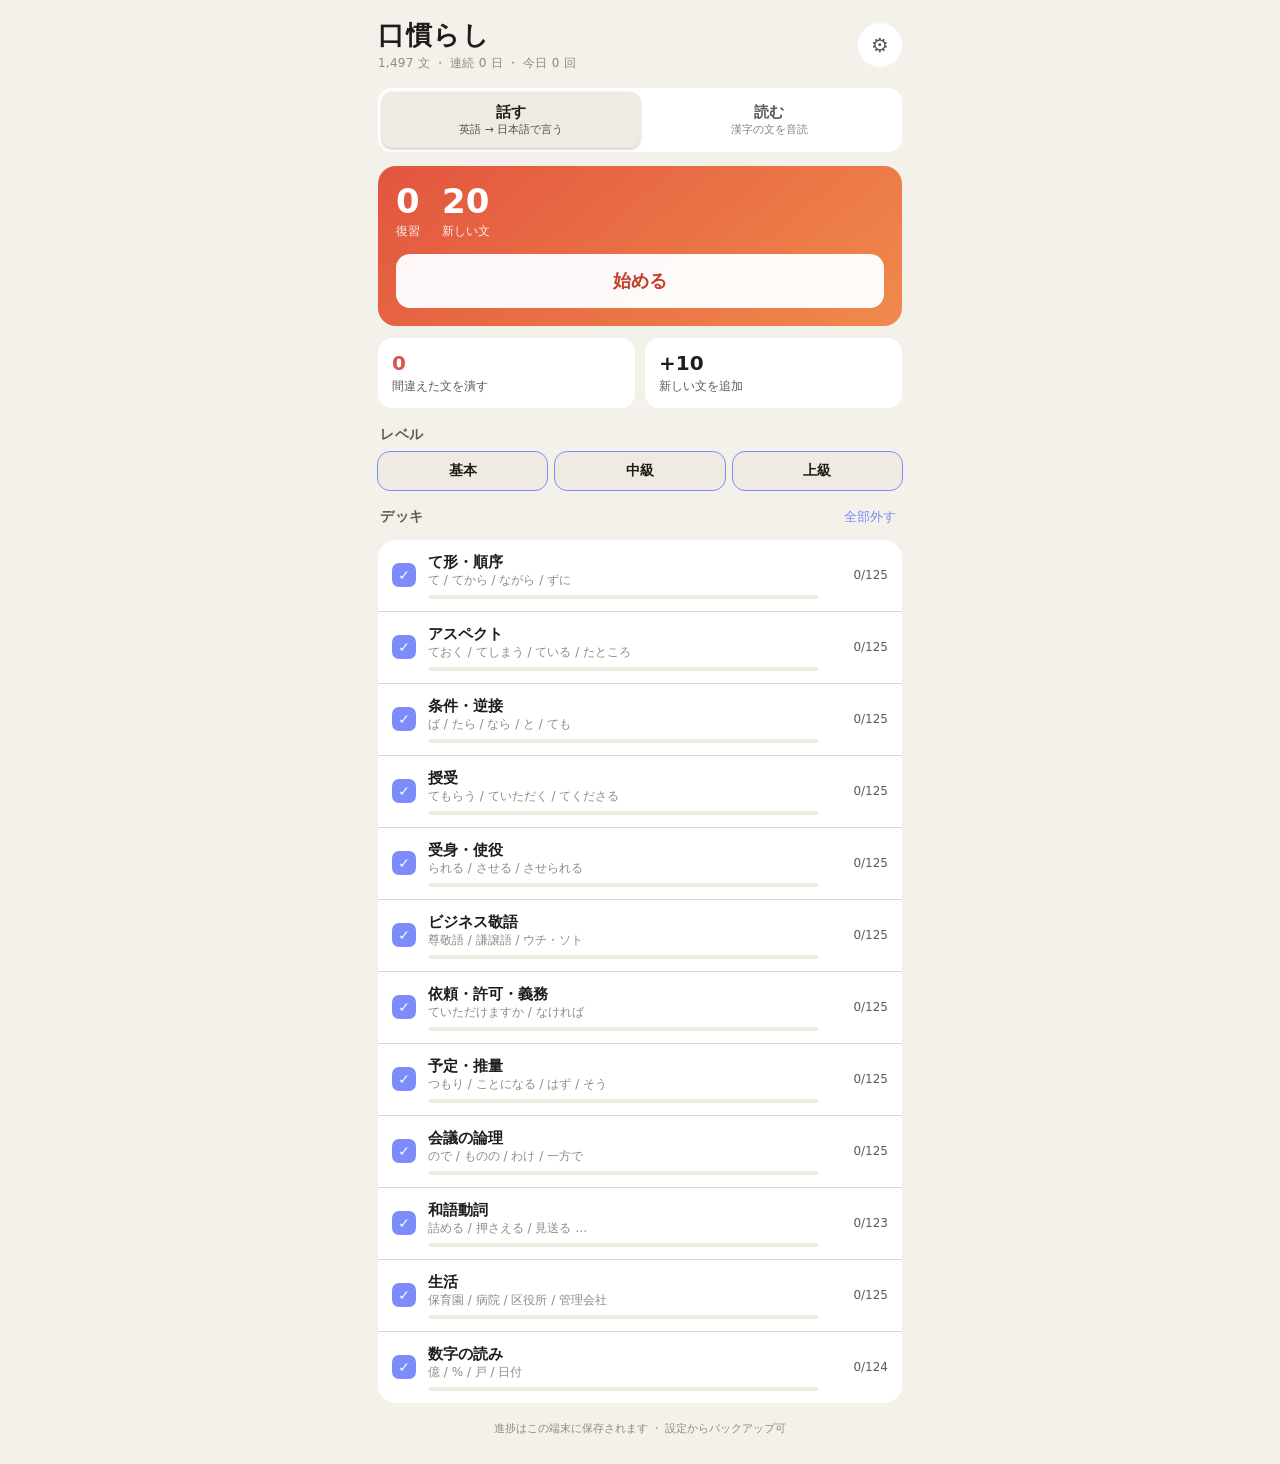
<file: kuchinarashi/index.html>
<!doctype html>
<html lang="ja">
<head>
<meta charset="utf-8">
<meta name="viewport" content="width=device-width, initial-scale=1, viewport-fit=cover, user-scalable=no">
<meta name="apple-mobile-web-app-capable" content="yes">
<meta name="mobile-web-app-capable" content="yes">
<meta name="apple-mobile-web-app-status-bar-style" content="black-translucent">
<meta name="apple-mobile-web-app-title" content="口慣らし">
<meta name="theme-color" content="#15171d">
<link rel="manifest" href="manifest.webmanifest">
<link rel="apple-touch-icon" href="icons/icon-180.png">
<link rel="icon" href="icons/icon-192.png">
<link rel="stylesheet" href="style.css?v=3">
<title>口慣らし</title>
</head>
<body>
<div id="app"><div class="boot">口慣らし</div></div>
<div id="toast" hidden></div>
<script src="app.js?v=3"></script>
</body>
</html>
</file>
<file: kuchinarashi/style.css>
:root{
  --bg:#15171d; --card:#1f222b; --card2:#272b36; --line:#323746;
  --tx:#ece8df; --tx2:#a9a69f; --tx3:#73716c;
  --accent:#e2553f; --accent2:#f08a4b; --indigo:#7c8cf8;
  --again:#d9534f; --hard:#d99a3a; --good:#3fa36b; --easy:#4a8fd9;
  --r:18px;
  --safe-t:env(safe-area-inset-top,0px); --safe-b:env(safe-area-inset-bottom,0px);
  color-scheme:dark;
}
@media (prefers-color-scheme:light){
  :root{ --bg:#f4f1ea; --card:#ffffff; --card2:#efebe2; --line:#ddd7ca;
    --tx:#1e1d1b; --tx2:#5d5a54; --tx3:#8f8b83; color-scheme:light; }
}
*{box-sizing:border-box;-webkit-tap-highlight-color:transparent}
html,body{margin:0;height:100%;background:var(--bg);color:var(--tx)}
body{font-family:-apple-system,"Hiragino Sans","Hiragino Kaku Gothic ProN","Noto Sans JP",system-ui,sans-serif;
  -webkit-text-size-adjust:100%;touch-action:manipulation;overscroll-behavior:none;-webkit-user-select:none;user-select:none}
button{font:inherit;color:inherit;border:0;background:none;cursor:pointer}
.boot{display:grid;place-items:center;height:100vh;font-size:28px;color:var(--tx3);letter-spacing:.1em}

/* ---------- home ---------- */
.home{padding:calc(var(--safe-t) + 18px) 18px calc(var(--safe-b) + 28px);max-width:560px;margin:0 auto}
.top{display:flex;align-items:center;justify-content:space-between;margin-bottom:16px}
.brand{font-size:26px;font-weight:700;letter-spacing:.06em}
.brand small{display:block;font-size:12px;font-weight:500;color:var(--tx3);letter-spacing:.02em;margin-top:2px}
.iconbtn{width:44px;height:44px;border-radius:50%;background:var(--card);display:grid;place-items:center;font-size:20px;color:var(--tx2)}
.seg{display:grid;grid-template-columns:1fr 1fr;background:var(--card);border-radius:14px;padding:4px;margin-bottom:14px}
.seg button{padding:11px 8px;border-radius:10px;font-weight:600;color:var(--tx2);font-size:15px}
.seg button small{display:block;font-size:11px;font-weight:500;opacity:.75}
.seg button.on{background:var(--card2);color:var(--tx);box-shadow:0 1px 3px rgba(0,0,0,.25)}
.hero{background:linear-gradient(140deg,var(--accent),var(--accent2));color:#fff;border-radius:var(--r);padding:18px;margin-bottom:12px}
.hero .nums{display:flex;gap:22px;margin-bottom:14px}
.hero .num b{display:block;font-size:34px;line-height:1.05;font-weight:700}
.hero .num span{font-size:12px;opacity:.9}
.hero .go{width:100%;background:rgba(255,255,255,.96);color:#c2402c;border-radius:14px;padding:15px;font-size:18px;font-weight:700}
.hero .go:disabled{opacity:.55}
.row2{display:grid;grid-template-columns:1fr 1fr;gap:10px;margin-bottom:18px}
.tile{background:var(--card);border-radius:14px;padding:13px 14px;text-align:left}
.tile b{font-size:20px;display:block}
.tile span{font-size:12px;color:var(--tx2)}
.tile.fix b{color:var(--again)}
.sec{display:flex;justify-content:space-between;align-items:baseline;margin:6px 2px 8px}
.sec h3{margin:0;font-size:14px;color:var(--tx2);font-weight:600;letter-spacing:.04em}
.sec button{font-size:13px;color:var(--indigo);padding:6px 4px}
.levels{display:flex;gap:8px;margin-bottom:12px}
.chip{flex:1;padding:10px 0;border-radius:12px;background:var(--card);color:var(--tx3);font-weight:600;font-size:14px}
.chip.on{background:var(--card2);color:var(--tx);outline:1.5px solid var(--indigo)}
.decks{background:var(--card);border-radius:var(--r);overflow:hidden}
.deck{display:flex;align-items:center;gap:12px;width:100%;padding:12px 14px;border-top:1px solid var(--line);text-align:left}
.deck:first-child{border-top:0}
.deck .chk{width:24px;height:24px;border-radius:7px;border:2px solid var(--tx3);flex:none;display:grid;place-items:center;font-size:14px;color:#fff}
.deck.on .chk{background:var(--indigo);border-color:var(--indigo)}
.deck .nm{flex:1;min-width:0}
.deck .nm b{font-size:15px;font-weight:600}
.deck .nm small{display:block;font-size:12px;color:var(--tx3);white-space:nowrap;overflow:hidden;text-overflow:ellipsis}
.deck .bar{height:4px;background:var(--card2);border-radius:2px;margin-top:6px;overflow:hidden}
.deck .bar i{display:block;height:100%;background:var(--good)}
.deck .ct{font-size:12px;color:var(--tx2);text-align:right;flex:none;min-width:58px}
.deck:not(.on) .nm,.deck:not(.on) .ct{opacity:.45}
.install{background:var(--card);border:1px dashed var(--accent);border-radius:14px;padding:12px 14px;margin-bottom:14px;font-size:13px;line-height:1.55;color:var(--tx2)}
.install b{color:var(--tx)}
.foot{font-size:11px;color:var(--tx3);text-align:center;margin-top:18px}

/* ---------- session ---------- */
.ses{display:flex;flex-direction:column;height:100vh;height:100dvh;max-width:560px;margin:0 auto}
.sbar{display:flex;align-items:center;gap:12px;padding:calc(var(--safe-t) + 8px) 14px 8px}
.sbar .x{width:40px;height:40px;border-radius:50%;background:var(--card);font-size:18px;color:var(--tx2)}
.prog{flex:1;height:6px;background:var(--card);border-radius:3px;overflow:hidden}
.prog i{display:block;height:100%;background:var(--accent);transition:width .25s}
.sbar .cnt{font-size:13px;color:var(--tx2);min-width:52px;text-align:right;font-variant-numeric:tabular-nums}
.stage{flex:1;overflow-y:auto;padding:10px 18px 18px;display:flex;flex-direction:column;-webkit-user-select:text;user-select:text}
.meta{font-size:12px;color:var(--tx3);margin:6px 0 14px;display:flex;gap:6px;flex-wrap:wrap}
.meta span{background:var(--card);padding:3px 8px;border-radius:8px}
.meta .fixtag{color:var(--again)}
.en{font-size:21px;line-height:1.45;font-weight:500}
.hint{margin-top:14px;font-size:16px;color:var(--indigo);line-height:1.5}
.hintbtn{margin-top:14px;align-self:flex-start;font-size:14px;color:var(--indigo);padding:6px 0}
.jabig{font-size:26px;line-height:2.05;font-weight:500;letter-spacing:.01em}
.ans{margin-top:20px;padding-top:16px;border-top:1px solid var(--line);animation:fade .18s ease}
.ans .ja{font-size:25px;line-height:2.1;font-weight:500}
ruby rt{font-size:.5em;color:var(--accent2);font-weight:500;letter-spacing:0}
.ans .en2{font-size:16px;color:var(--tx2);line-height:1.5;margin-top:6px}
.ans .note{margin-top:12px;font-size:14px;color:var(--tx2);line-height:1.55;background:var(--card);border-radius:12px;padding:10px 12px}
.ans .note b{color:var(--tx);font-weight:600}
.tapzone{flex:1;min-height:40px}
.dock{padding:10px 12px calc(var(--safe-b) + 12px);background:linear-gradient(to top,var(--bg) 70%,transparent)}
.audio{display:flex;gap:8px;margin-bottom:10px}
.audio button{flex:1;background:var(--card);border-radius:12px;padding:11px;font-size:14px;color:var(--tx2);font-weight:600}
.reveal{width:100%;background:var(--card2);border-radius:16px;padding:18px;font-size:18px;font-weight:700}
.grades{display:grid;grid-template-columns:repeat(4,1fr);gap:8px}
.grades.two{grid-template-columns:1fr 1fr}
.grades button{border-radius:14px;padding:12px 4px 10px;color:#fff;font-weight:700;font-size:15px;line-height:1.2}
.grades button small{display:block;font-size:11px;font-weight:500;opacity:.9;margin-top:3px}
.g1{background:var(--again)}.g2{background:var(--hard)}.g3{background:var(--good)}.g4{background:var(--easy)}
@keyframes fade{from{opacity:0;transform:translateY(4px)}to{opacity:1;transform:none}}

/* ---------- done / settings ---------- */
.panel{padding:calc(var(--safe-t) + 18px) 18px calc(var(--safe-b) + 28px);max-width:560px;margin:0 auto}
.panel h2{font-size:24px;margin:8px 0 16px}
.stats{display:grid;grid-template-columns:repeat(3,1fr);gap:10px;margin-bottom:18px}
.stats div{background:var(--card);border-radius:14px;padding:14px 10px;text-align:center}
.stats b{display:block;font-size:26px}
.stats span{font-size:12px;color:var(--tx2)}
.btn{display:block;width:100%;border-radius:14px;padding:15px;font-size:16px;font-weight:700;margin-bottom:10px;background:var(--card);text-align:center}
.btn.pri{background:var(--accent);color:#fff}
.btn.warn{color:var(--again)}
.set{background:var(--card);border-radius:var(--r);margin-bottom:16px;overflow:hidden}
.set .it{display:flex;align-items:center;justify-content:space-between;gap:10px;padding:13px 14px;border-top:1px solid var(--line);font-size:15px}
.set .it:first-child{border-top:0}
.set .it small{display:block;font-size:12px;color:var(--tx3);margin-top:2px}
.step{display:flex;align-items:center;gap:6px}
.step button{width:36px;height:36px;border-radius:10px;background:var(--card2);font-size:18px;font-weight:700}
.step span{min-width:44px;text-align:center;font-variant-numeric:tabular-nums;font-weight:600}
.tog{width:52px;height:32px;border-radius:16px;background:var(--card2);position:relative;flex:none}
.tog::after{content:"";position:absolute;top:3px;left:3px;width:26px;height:26px;border-radius:50%;background:#fff;transition:left .15s}
.tog.on{background:var(--good)}.tog.on::after{left:23px}
select{font:inherit;font-size:14px;background:var(--card2);color:var(--tx);border:0;border-radius:10px;padding:8px;max-width:58%}
#toast{position:fixed;left:50%;bottom:calc(var(--safe-b) + 110px);transform:translateX(-50%);background:var(--tx);color:var(--bg);padding:10px 16px;border-radius:12px;font-size:14px;font-weight:600;z-index:9;max-width:86%;text-align:center}
</file>
